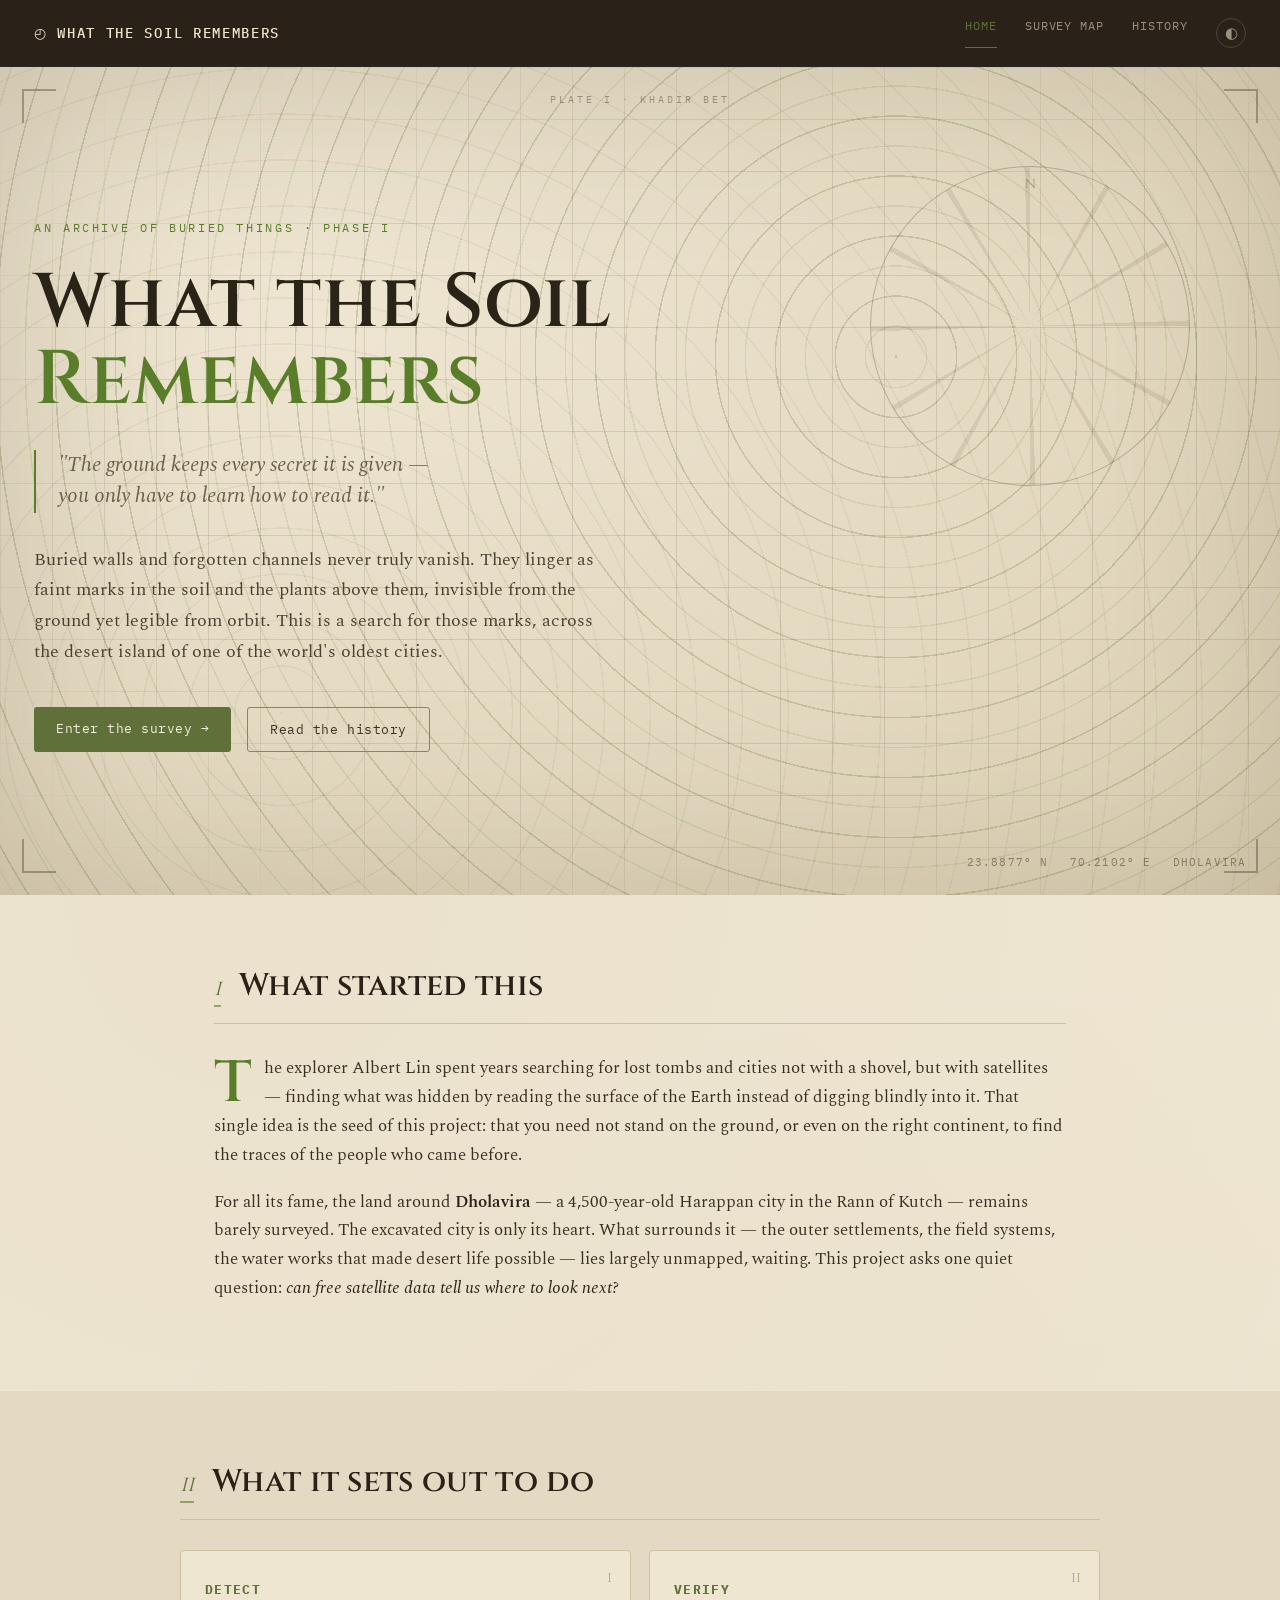
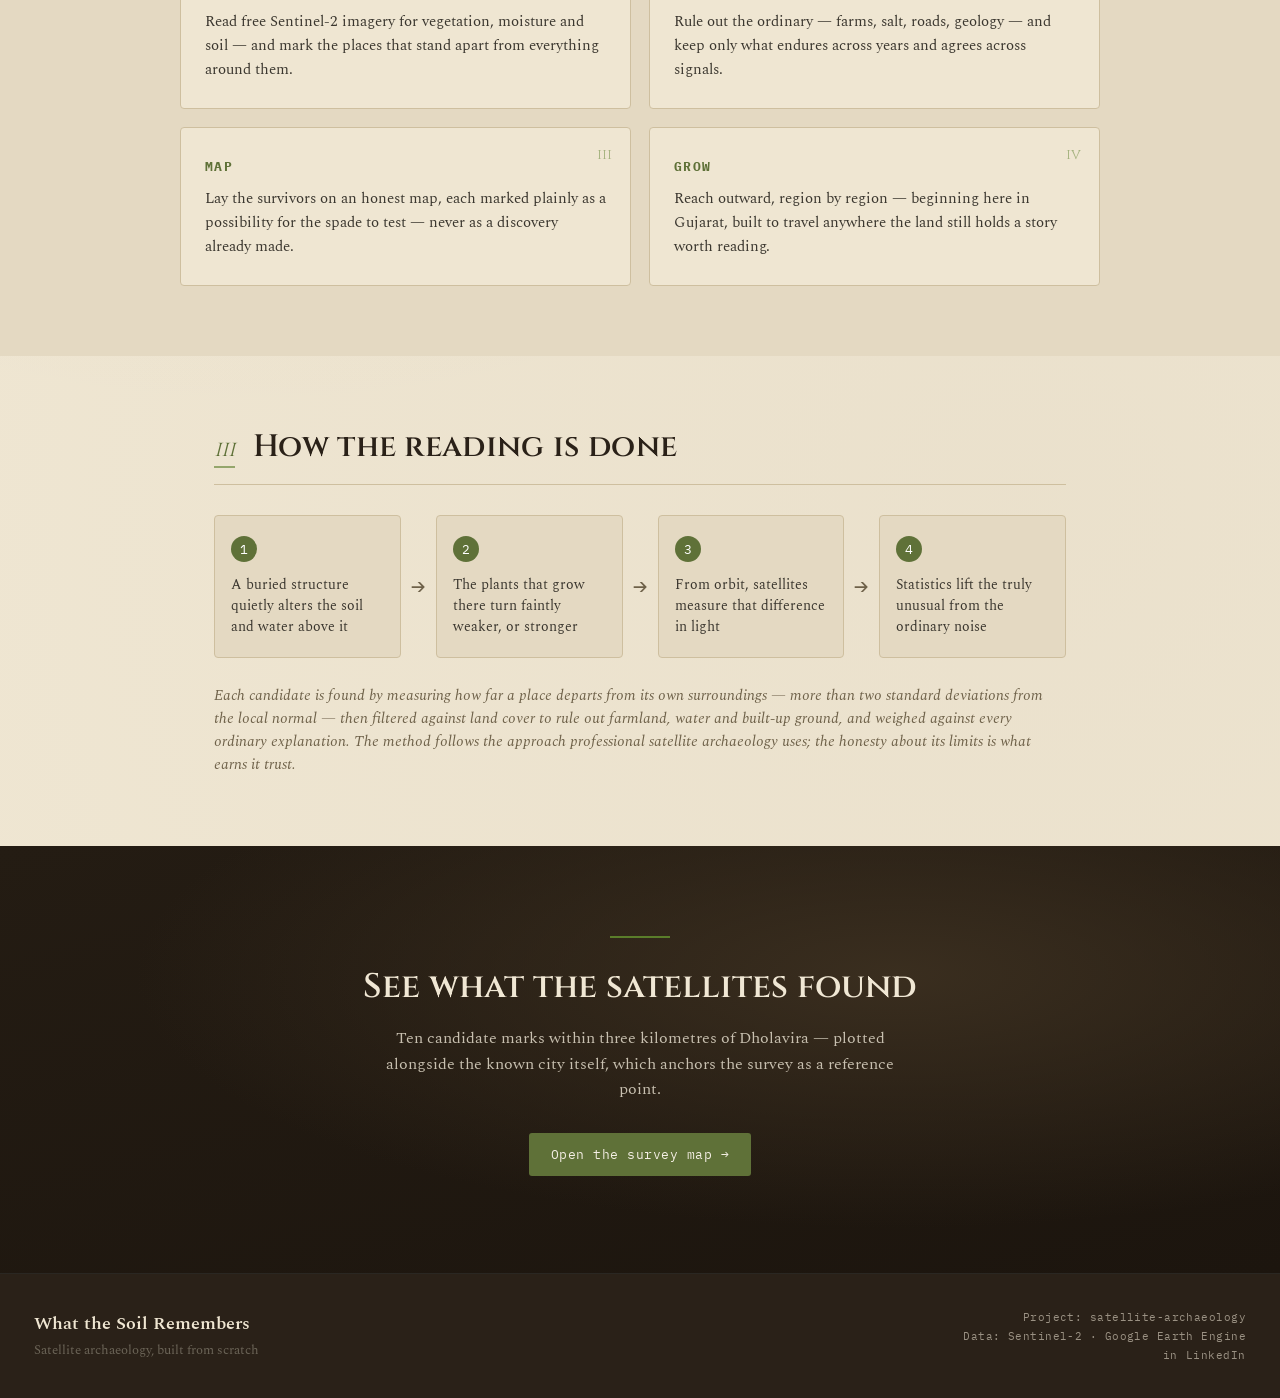
<file: index.html>
<!DOCTYPE html>
<html lang="en">
<head>
  <meta charset="UTF-8">
  <meta name="viewport" content="width=device-width, initial-scale=1.0">
  <title>What the Soil Remembers — Reading the Earth From Space</title>
  <link rel="preconnect" href="https://fonts.googleapis.com">
  <link rel="preconnect" href="https://fonts.gstatic.com" crossorigin>
  <link href="https://fonts.googleapis.com/css2?family=Cinzel:wght@400;500;600&family=Spectral:ital,wght@0,400;0,500;0,600;1,400;1,500&family=IBM+Plex+Mono:wght@400;500&display=swap" rel="stylesheet">
  <link rel="stylesheet" href="style.css" />
</head>
<body class="page-home">

  <nav class="topnav">
    <a class="brand" href="index.html">◴ WHAT THE SOIL&nbsp;REMEMBERS</a>
    <div class="navlinks">
      <a href="index.html" class="active">Home</a>
      <a href="map.html">Survey Map</a>
      <a href="history.html">History</a>
      <button class="theme-toggle" id="themeToggle" aria-label="Toggle dark mode" title="Toggle theme">◐</button>
    </div>
  </nav>

  <header class="hero">
    <div class="hero-bg"></div>
    <div class="hero-grid"></div>
    <div class="hero-contours"></div>
    <div class="hero-compass"></div>
    <div class="hero-scan"></div>
    <div class="hero-grain"></div>
    <div class="hero-vignette"></div>
    <span class="corner corner-tl"></span>
    <span class="corner corner-tr"></span>
    <span class="corner corner-bl"></span>
    <span class="corner corner-br"></span>
    <div class="hero-plate">PLATE I · KHADIR BET</div>
    <div class="hero-inner">
      <p class="hero-eyebrow">An Archive of Buried Things · Phase I</p>
      <h1 class="hero-title">What the Soil<br><em>Remembers</em></h1>
      <p class="hero-epigraph">
        "The ground keeps every secret it is given —<br>
        you only have to learn how to read it."
      </p>
      <p class="hero-lead">
        Buried walls and forgotten channels never truly vanish. They linger as faint
        marks in the soil and the plants above them, invisible from the ground yet
        legible from orbit. This is a search for those marks, across the desert island
        of one of the world's oldest cities.
      </p>
      <div class="hero-actions">
        <a class="btn btn-primary" href="map.html">Enter the survey →</a>
        <a class="btn btn-ghost" href="history.html">Read the history</a>
      </div>
    </div>
    <div class="hero-coords">
      <span>23.8877° N</span><span>70.2102° E</span><span>DHOLAVIRA</span>
    </div>
  </header>

  <section class="section reveal">
    <div class="section-head">
      <span class="section-num">I</span>
      <h2>What started this</h2>
    </div>
    <div class="prose">
      <p class="drop">
        The explorer Albert Lin spent years searching for lost tombs and cities not with
        a shovel, but with satellites — finding what was hidden by reading the surface of
        the Earth instead of digging blindly into it. That single idea is the seed of this
        project: that you need not stand on the ground, or even on the right continent, to
        find the traces of the people who came before.
      </p>
      <p>
        For all its fame, the land around <strong>Dholavira</strong> — a 4,500-year-old
        Harappan city in the Rann of Kutch — remains barely surveyed. The excavated city is
        only its heart. What surrounds it — the outer settlements, the field systems, the
        water works that made desert life possible — lies largely unmapped, waiting. This
        project asks one quiet question: <em>can free satellite data tell us where to look
        next?</em>
      </p>
    </div>
  </section>

  <section class="section section-alt reveal">
    <div class="section-head">
      <span class="section-num">II</span>
      <h2>What it sets out to do</h2>
    </div>
    <div class="aim-grid">
      <div class="aim-card">
        <span class="aim-roman">i</span>
        <h3>Detect</h3>
        <p>Read free Sentinel-2 imagery for vegetation, moisture and soil — and mark the
        places that stand apart from everything around them.</p>
      </div>
      <div class="aim-card">
        <span class="aim-roman">ii</span>
        <h3>Verify</h3>
        <p>Rule out the ordinary — farms, salt, roads, geology — and keep only what
        endures across years and agrees across signals.</p>
      </div>
      <div class="aim-card">
        <span class="aim-roman">iii</span>
        <h3>Map</h3>
        <p>Lay the survivors on an honest map, each marked plainly as a possibility for
        the spade to test — never as a discovery already made.</p>
      </div>
      <div class="aim-card">
        <span class="aim-roman">iv</span>
        <h3>Grow</h3>
        <p>Reach outward, region by region — beginning here in Gujarat, built to travel
        anywhere the land still holds a story worth reading.</p>
      </div>
    </div>
  </section>

  <section class="section reveal">
    <div class="section-head">
      <span class="section-num">III</span>
      <h2>How the reading is done</h2>
    </div>
    <div class="flow">
      <div class="flow-step"><span class="flow-n">1</span><p>A buried structure quietly alters the soil and water above it</p></div>
      <div class="flow-arrow">→</div>
      <div class="flow-step"><span class="flow-n">2</span><p>The plants that grow there turn faintly weaker, or stronger</p></div>
      <div class="flow-arrow">→</div>
      <div class="flow-step"><span class="flow-n">3</span><p>From orbit, satellites measure that difference in light</p></div>
      <div class="flow-arrow">→</div>
      <div class="flow-step"><span class="flow-n">4</span><p>Statistics lift the truly unusual from the ordinary noise</p></div>
    </div>
    <p class="prose method-note">
      Each candidate is found by measuring how far a place departs from its own
      surroundings — more than two standard deviations from the local normal — then
      filtered against land cover to rule out farmland, water and built-up ground, and
      weighed against every ordinary explanation. The method follows the approach
      professional satellite archaeology uses; the honesty about its limits is what
      earns it trust.
    </p>
  </section>

  <section class="cta reveal">
    <div class="cta-rule"></div>
    <h2>See what the satellites found</h2>
    <p>Ten candidate marks within three kilometres of Dholavira — plotted alongside the
       known city itself, which anchors the survey as a reference point.</p>
    <a class="btn btn-primary" href="map.html">Open the survey map →</a>
  </section>

  <footer class="site-footer">
    <div class="foot-col">
      <span class="foot-brand">What the Soil Remembers</span>
      <span class="foot-sub">Satellite archaeology, built from scratch</span>
    </div>
    <div class="foot-col foot-meta">
      <span>Project: satellite-archaeology</span>
      <span>Data: Sentinel-2 · Google Earth Engine</span>
      <span class="foot-links">
        <a href="https://www.linkedin.com/in/manuni-b-877329381" target="_blank" rel="noopener">in&nbsp;LinkedIn</a>
      </span>
    </div>
  </footer>

  <script>
    (function () {
      const KEY = 'wtsr-theme';
      const root = document.documentElement;
      function apply(mode) {
        if (mode === 'dark') root.setAttribute('data-theme', 'dark');
        else if (mode === 'light') root.setAttribute('data-theme', 'light');
        else root.removeAttribute('data-theme');
      }
      const saved = localStorage.getItem(KEY);
      apply(saved || 'auto');
      window.addEventListener('DOMContentLoaded', function () {
        const btn = document.getElementById('themeToggle');
        if (btn) btn.addEventListener('click', function () {
          const isDark = root.getAttribute('data-theme') === 'dark'
            || (!root.hasAttribute('data-theme') && window.matchMedia('(prefers-color-scheme: dark)').matches);
          const next = isDark ? 'light' : 'dark';
          localStorage.setItem(KEY, next);
          apply(next);
        });
        const obs = new IntersectionObserver(function (entries) {
          entries.forEach(function (e) { if (e.isIntersecting) e.target.classList.add('visible'); });
        }, { threshold: 0.12 });
        document.querySelectorAll('.reveal').forEach(function (el) { obs.observe(el); });
      });
    })();
  </script>

</body>
</html>
</file>
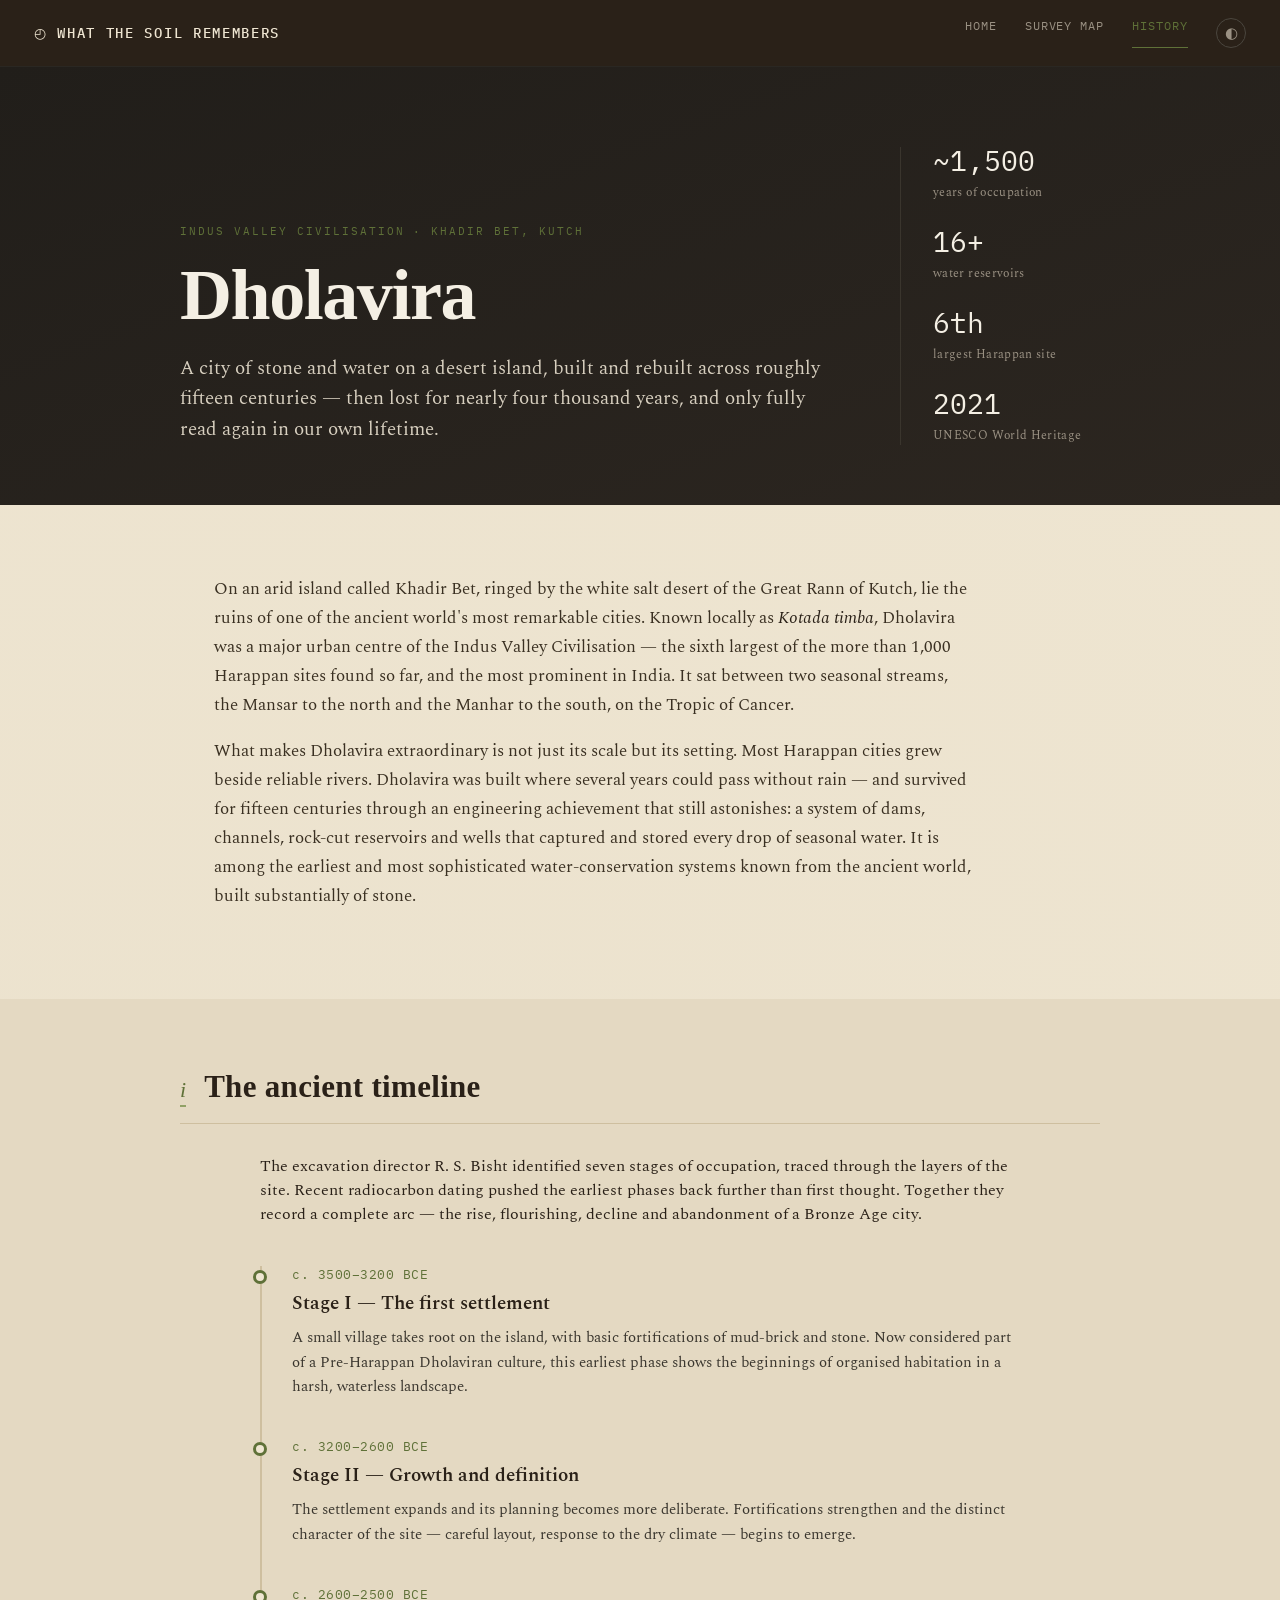
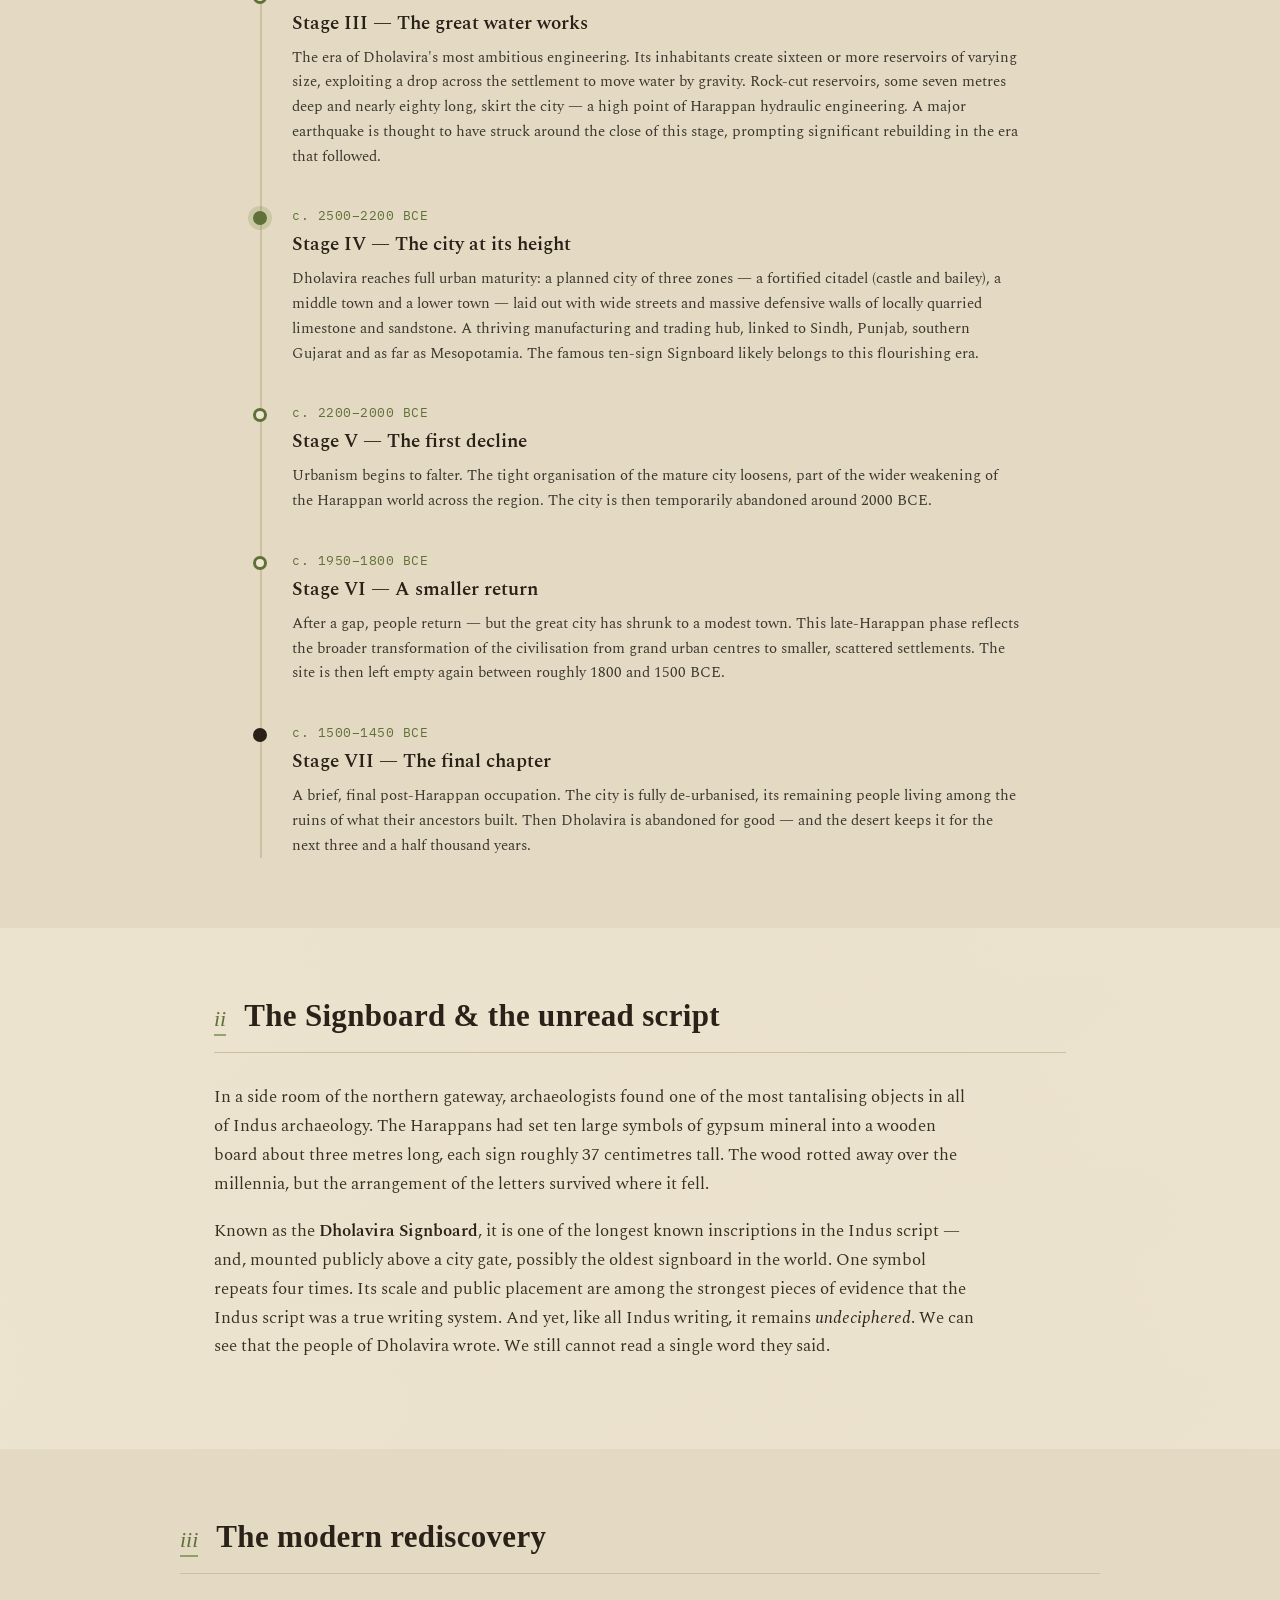
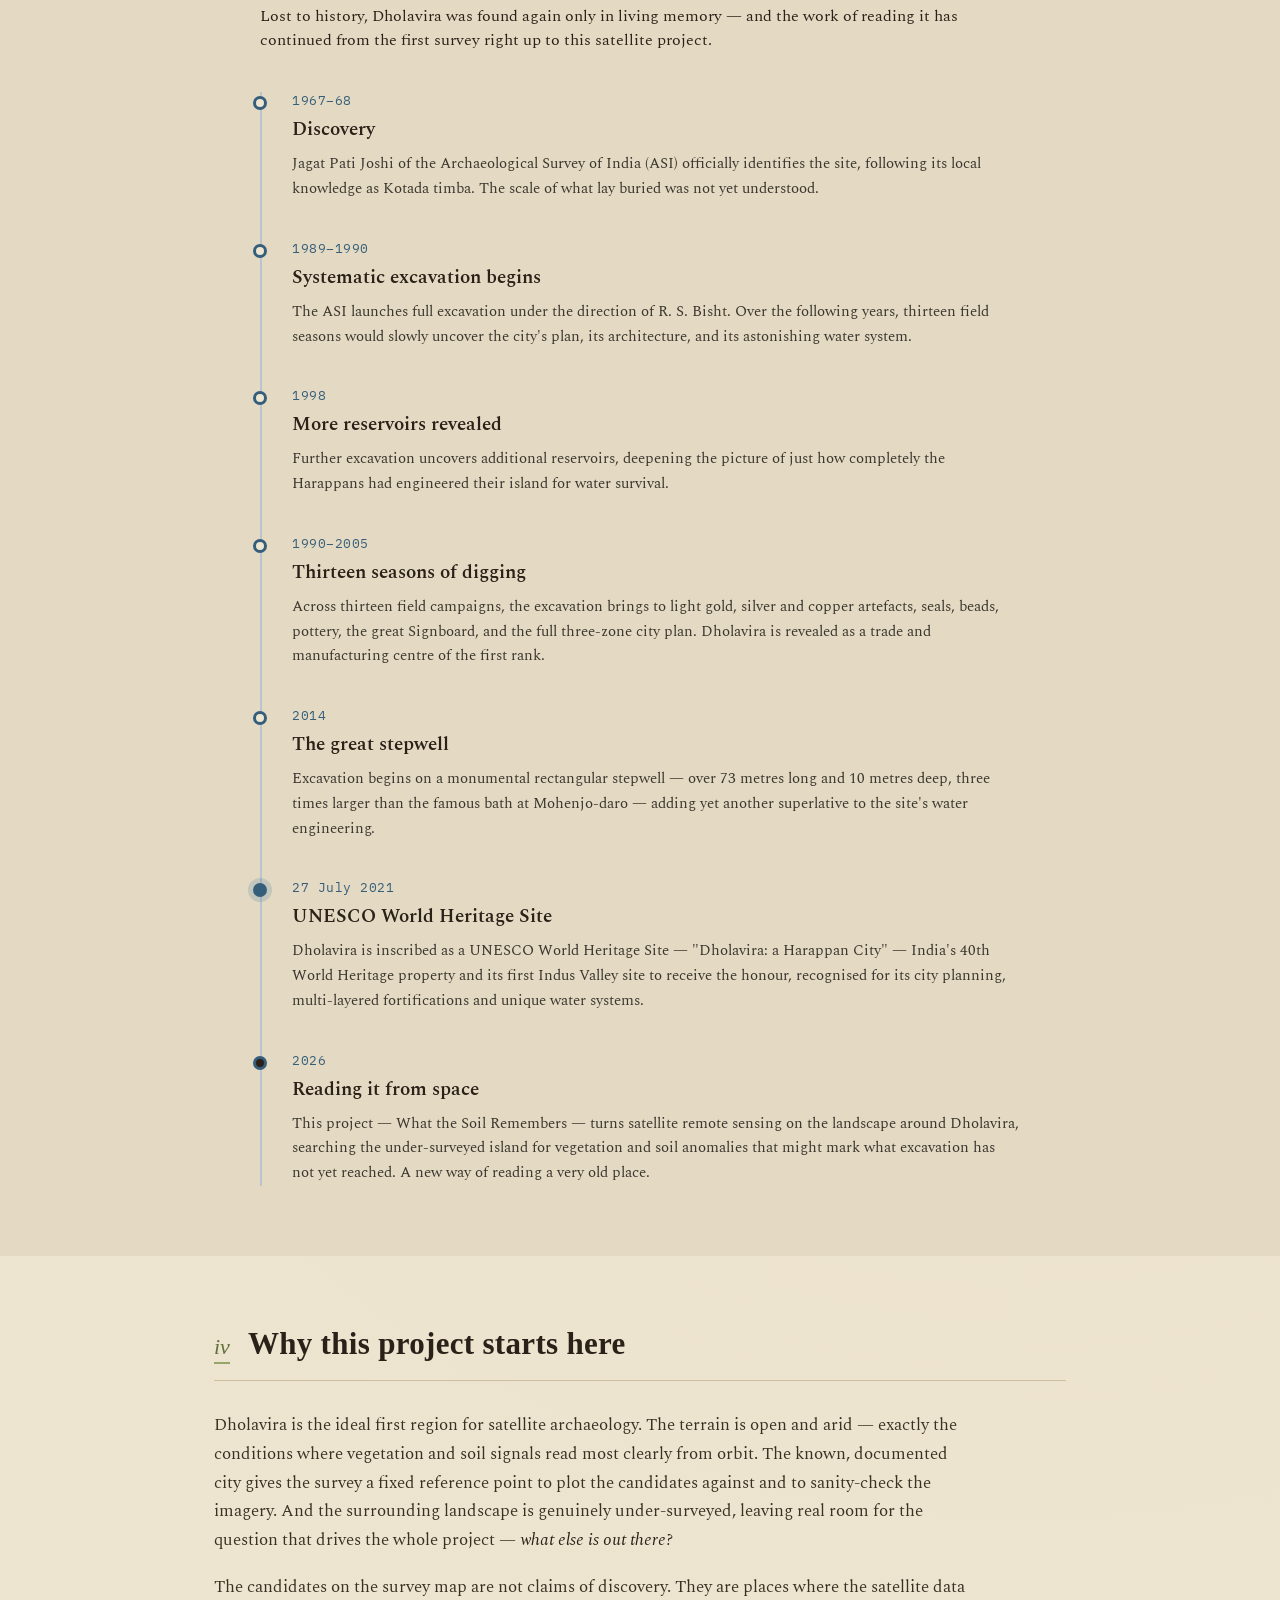
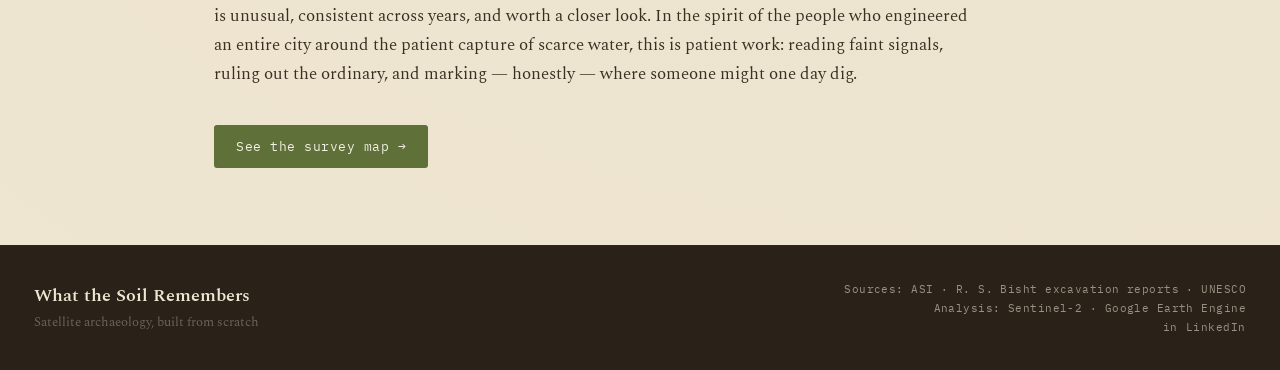
<file: history.html>
<!DOCTYPE html>
<html lang="en">
<head>
  <meta charset="UTF-8">
  <meta name="viewport" content="width=device-width, initial-scale=1.0">
  <title>The History of Dholavira — What the Soil Remembers</title>
  <link rel="preconnect" href="https://fonts.googleapis.com">
  <link rel="preconnect" href="https://fonts.gstatic.com" crossorigin>
  <link href="https://fonts.googleapis.com/css2?family=Spectral:wght@400;500;600;700&family=IBM+Plex+Mono:wght@400;500&display=swap" rel="stylesheet">
  <link rel="stylesheet" href="style.css" />
</head>
<body class="page-history">

  <nav class="topnav">
    <a class="brand" href="index.html">◴ WHAT THE SOIL&nbsp;REMEMBERS</a>
    <div class="navlinks">
      <a href="index.html">Home</a>
      <a href="map.html">Survey Map</a>
      <a href="history.html" class="active">History</a>
      <button class="theme-toggle" id="themeToggle" aria-label="Toggle dark mode" title="Toggle theme">◐</button>
    </div>
  </nav>

  <!-- HERO -->
  <header class="hist-hero">
    <div class="hist-hero-inner hist-hero-split">
      <div class="hist-hero-text">
        <p class="eyebrow">Indus Valley Civilisation · Khadir Bet, Kutch</p>
        <h1>Dholavira</h1>
        <p class="hist-lead">
          A city of stone and water on a desert island, built and rebuilt across roughly
          fifteen centuries — then lost for nearly four thousand years, and only fully
          read again in our own lifetime.
        </p>
      </div>
      <div class="hist-facts">
        <div class="hist-fact"><span class="hf-num">~1,500</span><span class="hf-lbl">years of occupation</span></div>
        <div class="hist-fact"><span class="hf-num">16+</span><span class="hf-lbl">water reservoirs</span></div>
        <div class="hist-fact"><span class="hf-num">6th</span><span class="hf-lbl">largest Harappan site</span></div>
        <div class="hist-fact"><span class="hf-num">2021</span><span class="hf-lbl">UNESCO World Heritage</span></div>
      </div>
    </div>
  </header>

  <!-- INTRO NARRATIVE -->
  <section class="section">
    <div class="prose prose-wide">
      <p>
        On an arid island called Khadir Bet, ringed by the white salt desert of the
        Great Rann of Kutch, lie the ruins of one of the ancient world's most
        remarkable cities. Known locally as <em>Kotada timba</em>, Dholavira was a major
        urban centre of the Indus Valley Civilisation — the sixth largest of the more than
        1,000 Harappan sites found so far, and the most prominent in India. It sat between
        two seasonal streams, the Mansar to the north and the Manhar to the south, on the
        Tropic of Cancer.
      </p>
      <p>
        What makes Dholavira extraordinary is not just its scale but its setting. Most
        Harappan cities grew beside reliable rivers. Dholavira was built where several
        years could pass without rain — and survived for fifteen centuries through an
        engineering achievement that still astonishes: a system of dams, channels,
        rock-cut reservoirs and wells that captured and stored every drop of seasonal
        water. It is among the earliest and most sophisticated water-conservation systems
        known from the ancient world, built substantially of stone.
      </p>
    </div>
  </section>

  <!-- ANCIENT TIMELINE -->
  <section class="section section-alt">
    <div class="section-head">
      <span class="section-num">I</span>
      <h2>The ancient timeline</h2>
    </div>
    <p class="prose timeline-intro">
      The excavation director R. S. Bisht identified seven stages of occupation, traced
      through the layers of the site. Recent radiocarbon dating pushed the earliest
      phases back further than first thought. Together they record a complete arc — the
      rise, flourishing, decline and abandonment of a Bronze Age city.
    </p>

    <div class="timeline">
      <div class="tl-item">
        <div class="tl-marker"></div>
        <div class="tl-date">c. 3500–3200 BCE</div>
        <div class="tl-body">
          <h3>Stage I — The first settlement</h3>
          <p>A small village takes root on the island, with basic fortifications of
          mud-brick and stone. Now considered part of a Pre-Harappan Dholaviran culture,
          this earliest phase shows the beginnings of organised habitation in a harsh,
          waterless landscape.</p>
        </div>
      </div>
      <div class="tl-item">
        <div class="tl-marker"></div>
        <div class="tl-date">c. 3200–2600 BCE</div>
        <div class="tl-body">
          <h3>Stage II — Growth and definition</h3>
          <p>The settlement expands and its planning becomes more deliberate.
          Fortifications strengthen and the distinct character of the site — careful
          layout, response to the dry climate — begins to emerge.</p>
        </div>
      </div>
      <div class="tl-item">
        <div class="tl-marker"></div>
        <div class="tl-date">c. 2600–2500 BCE</div>
        <div class="tl-body">
          <h3>Stage III — The great water works</h3>
          <p>The era of Dholavira's most ambitious engineering. Its inhabitants create
          sixteen or more reservoirs of varying size, exploiting a drop across the
          settlement to move water by gravity. Rock-cut reservoirs, some seven metres deep
          and nearly eighty long, skirt the city — a high point of Harappan hydraulic
          engineering. A major earthquake is thought to have struck around the close of
          this stage, prompting significant rebuilding in the era that followed.</p>
        </div>
      </div>
      <div class="tl-item">
        <div class="tl-marker tl-peak"></div>
        <div class="tl-date">c. 2500–2200 BCE</div>
        <div class="tl-body">
          <h3>Stage IV — The city at its height</h3>
          <p>Dholavira reaches full urban maturity: a planned city of three zones — a
          fortified citadel (castle and bailey), a middle town and a lower town — laid
          out with wide streets and massive defensive walls of locally quarried limestone
          and sandstone. A thriving manufacturing and trading hub, linked to Sindh,
          Punjab, southern Gujarat and as far as Mesopotamia. The famous ten-sign
          Signboard likely belongs to this flourishing era.</p>
        </div>
      </div>
      <div class="tl-item">
        <div class="tl-marker"></div>
        <div class="tl-date">c. 2200–2000 BCE</div>
        <div class="tl-body">
          <h3>Stage V — The first decline</h3>
          <p>Urbanism begins to falter. The tight organisation of the mature city loosens,
          part of the wider weakening of the Harappan world across the region. The city
          is then temporarily abandoned around 2000 BCE.</p>
        </div>
      </div>
      <div class="tl-item">
        <div class="tl-marker"></div>
        <div class="tl-date">c. 1950–1800 BCE</div>
        <div class="tl-body">
          <h3>Stage VI — A smaller return</h3>
          <p>After a gap, people return — but the great city has shrunk to a modest town.
          This late-Harappan phase reflects the broader transformation of the civilisation
          from grand urban centres to smaller, scattered settlements. The site is then
          left empty again between roughly 1800 and 1500 BCE.</p>
        </div>
      </div>
      <div class="tl-item">
        <div class="tl-marker tl-end"></div>
        <div class="tl-date">c. 1500–1450 BCE</div>
        <div class="tl-body">
          <h3>Stage VII — The final chapter</h3>
          <p>A brief, final post-Harappan occupation. The city is fully de-urbanised, its
          remaining people living among the ruins of what their ancestors built. Then
          Dholavira is abandoned for good — and the desert keeps it for the next three and
          a half thousand years.</p>
        </div>
      </div>
    </div>
  </section>

  <!-- THE SIGNBOARD -->
  <section class="section">
    <div class="section-head">
      <span class="section-num">II</span>
      <h2>The Signboard &amp; the unread script</h2>
    </div>
    <div class="prose prose-wide">
      <p>
        In a side room of the northern gateway, archaeologists found one of the most
        tantalising objects in all of Indus archaeology. The Harappans had set ten large
        symbols of gypsum mineral into a wooden board about three metres long, each sign
        roughly 37 centimetres tall. The wood rotted away over the millennia, but the
        arrangement of the letters survived where it fell.
      </p>
      <p>
        Known as the <strong>Dholavira Signboard</strong>, it is one of the longest known
        inscriptions in the Indus script — and, mounted publicly above a city gate,
        possibly the oldest signboard in the world. One symbol repeats four times. Its
        scale and public placement are among the strongest pieces of evidence that the
        Indus script was a true writing system. And yet, like all Indus writing, it
        remains <em>undeciphered</em>. We can see that the people of Dholavira wrote. We
        still cannot read a single word they said.
      </p>
    </div>
  </section>

  <!-- MODERN TIMELINE -->
  <section class="section section-alt">
    <div class="section-head">
      <span class="section-num">III</span>
      <h2>The modern rediscovery</h2>
    </div>
    <p class="prose timeline-intro">
      Lost to history, Dholavira was found again only in living memory — and the work of
      reading it has continued from the first survey right up to this satellite project.
    </p>

    <div class="timeline timeline-modern">
      <div class="tl-item">
        <div class="tl-marker"></div>
        <div class="tl-date">1967–68</div>
        <div class="tl-body">
          <h3>Discovery</h3>
          <p>Jagat Pati Joshi of the Archaeological Survey of India (ASI) officially
          identifies the site, following its local knowledge as Kotada timba. The scale of
          what lay buried was not yet understood.</p>
        </div>
      </div>
      <div class="tl-item">
        <div class="tl-marker"></div>
        <div class="tl-date">1989–1990</div>
        <div class="tl-body">
          <h3>Systematic excavation begins</h3>
          <p>The ASI launches full excavation under the direction of R. S. Bisht. Over the
          following years, thirteen field seasons would slowly uncover the city's plan,
          its architecture, and its astonishing water system.</p>
        </div>
      </div>
      <div class="tl-item">
        <div class="tl-marker"></div>
        <div class="tl-date">1998</div>
        <div class="tl-body">
          <h3>More reservoirs revealed</h3>
          <p>Further excavation uncovers additional reservoirs, deepening the picture of
          just how completely the Harappans had engineered their island for water
          survival.</p>
        </div>
      </div>
      <div class="tl-item">
        <div class="tl-marker"></div>
        <div class="tl-date">1990–2005</div>
        <div class="tl-body">
          <h3>Thirteen seasons of digging</h3>
          <p>Across thirteen field campaigns, the excavation brings to light gold, silver
          and copper artefacts, seals, beads, pottery, the great Signboard, and the full
          three-zone city plan. Dholavira is revealed as a trade and manufacturing centre
          of the first rank.</p>
        </div>
      </div>
      <div class="tl-item">
        <div class="tl-marker"></div>
        <div class="tl-date">2014</div>
        <div class="tl-body">
          <h3>The great stepwell</h3>
          <p>Excavation begins on a monumental rectangular stepwell — over 73 metres long
          and 10 metres deep, three times larger than the famous bath at Mohenjo-daro —
          adding yet another superlative to the site's water engineering.</p>
        </div>
      </div>
      <div class="tl-item">
        <div class="tl-marker tl-peak"></div>
        <div class="tl-date">27 July 2021</div>
        <div class="tl-body">
          <h3>UNESCO World Heritage Site</h3>
          <p>Dholavira is inscribed as a UNESCO World Heritage Site — "Dholavira: a
          Harappan City" — India's 40th World Heritage property and its first Indus Valley
          site to receive the honour, recognised for its city planning, multi-layered
          fortifications and unique water systems.</p>
        </div>
      </div>
      <div class="tl-item">
        <div class="tl-marker tl-end"></div>
        <div class="tl-date">2026</div>
        <div class="tl-body">
          <h3>Reading it from space</h3>
          <p>This project — What the Soil Remembers — turns satellite remote sensing on the
          landscape around Dholavira, searching the under-surveyed island for vegetation
          and soil anomalies that might mark what excavation has not yet reached. A new
          way of reading a very old place.</p>
        </div>
      </div>
    </div>
  </section>

  <!-- WHY IT MATTERS HERE -->
  <section class="section">
    <div class="section-head">
      <span class="section-num">IV</span>
      <h2>Why this project starts here</h2>
    </div>
    <div class="prose prose-wide">
      <p>
        Dholavira is the ideal first region for satellite archaeology. The terrain is open
        and arid — exactly the conditions where vegetation and soil signals read most
        clearly from orbit. The known, documented city gives the survey a fixed reference
        point to plot the candidates against and to sanity-check the imagery. And the
        surrounding landscape is genuinely under-surveyed, leaving real room for the
        question that drives the whole project — <em>what else is out there?</em>
      </p>
      <p>
        The candidates on the survey map are not claims of discovery. They are places
        where the satellite data is unusual, consistent across years, and worth a closer
        look. In the spirit of the people who engineered an entire city around the
        patient capture of scarce water, this is patient work: reading faint signals,
        ruling out the ordinary, and marking — honestly — where someone might one day dig.
      </p>
    </div>
    <div class="hist-cta">
      <a class="btn btn-primary" href="map.html">See the survey map →</a>
    </div>
  </section>

  <footer class="site-footer">
    <div class="foot-col">
      <span class="foot-brand">What the Soil Remembers</span>
      <span class="foot-sub">Satellite archaeology, built from scratch</span>
    </div>
    <div class="foot-col foot-meta">
      <span>Sources: ASI · R. S. Bisht excavation reports · UNESCO</span>
      <span>Analysis: Sentinel-2 · Google Earth Engine</span>
      <span class="foot-links">
        <a href="https://www.linkedin.com/in/manuni-b-877329381" target="_blank" rel="noopener">in&nbsp;LinkedIn</a>
      </span>
    </div>
  </footer>

  <script>
    (function () {
      const KEY = 'wtsr-theme';
      const root = document.documentElement;
      function apply(mode) {
        if (mode === 'dark') root.setAttribute('data-theme', 'dark');
        else if (mode === 'light') root.setAttribute('data-theme', 'light');
        else root.removeAttribute('data-theme');
      }
      // initial: saved choice, else follow system
      const saved = localStorage.getItem(KEY);
      apply(saved || 'auto');
      window.addEventListener('DOMContentLoaded', function () {
        const btn = document.getElementById('themeToggle');
        if (!btn) return;
        btn.addEventListener('click', function () {
          const isDark = root.getAttribute('data-theme') === 'dark'
            || (!root.hasAttribute('data-theme') && window.matchMedia('(prefers-color-scheme: dark)').matches);
          const next = isDark ? 'light' : 'dark';
          localStorage.setItem(KEY, next);
          apply(next);
        });
      });
    })();
  </script>
</body>
</html>
</file>
<file: style.css>
/* ============================================
   Dholavira Anomaly Survey — styles
   Palette: deep field-survey tones
   ============================================ */

:root {
  --ink:        #2a2118;   /* warm sepia-ink */
  --parchment:  #efe6d2;   /* aged paper */
  --rann:       #e4d9c2;   /* deeper aged paper */
  --site:       #355e7a;   /* muted survey blue — known sites */
  --candidate:  #5f7138;   /* moss green — candidates */
  --candidate-glow: rgba(95, 113, 56, 0.35);
  --line:       #cebf9f;   /* warm hairline */
  --muted:      #6e6149;
}

* { margin: 0; padding: 0; box-sizing: border-box; }

html, body {
  height: 100%;
  font-family: 'Spectral', Georgia, serif;
  color: var(--ink);
  background: var(--parchment);
}

/* map page lays out as flex; home/history scroll as block */
.page-map {
  overflow: hidden;
}

/* ---------- Side panel ---------- */
.panel {
  width: 380px;
  min-width: 380px;
  height: 100%;
  background: var(--parchment);
  border-right: 1px solid var(--line);
  display: flex;
  flex-direction: column;
  justify-content: space-between;
  position: relative;
  z-index: 1000;
}

.panel-inner {
  padding: 38px 34px 0 34px;
  overflow-y: auto;
}

.eyebrow {
  font-family: 'IBM Plex Mono', monospace;
  font-size: 11px;
  letter-spacing: 0.18em;
  text-transform: uppercase;
  color: var(--candidate);
  margin-bottom: 18px;
}

h1 {
  font-size: 34px;
  font-weight: 600;
  line-height: 1.05;
  letter-spacing: -0.01em;
  margin-bottom: 16px;
}

.sub {
  font-size: 15px;
  line-height: 1.55;
  color: var(--muted);
  margin-bottom: 30px;
}

/* ---------- Stats ---------- */
.stats {
  display: flex;
  gap: 26px;
  padding: 22px 0;
  border-top: 1px solid var(--line);
  border-bottom: 1px solid var(--line);
  margin-bottom: 26px;
}

.stat { display: flex; flex-direction: column; }

.stat-num {
  font-family: 'IBM Plex Mono', monospace;
  font-size: 26px;
  font-weight: 500;
  color: var(--ink);
  line-height: 1;
}

.stat-label {
  font-size: 11px;
  letter-spacing: 0.04em;
  color: var(--muted);
  margin-top: 7px;
  text-transform: uppercase;
}

/* ---------- Legend ---------- */
.legend { margin-bottom: 26px; }

.legend-row {
  display: flex;
  align-items: center;
  font-size: 14px;
  color: var(--ink);
  margin-bottom: 11px;
}

.dot {
  width: 13px;
  height: 13px;
  border-radius: 50%;
  margin-right: 12px;
  flex-shrink: 0;
}

.dot-site {
  background: var(--site);
  box-shadow: 0 0 0 4px rgba(46, 110, 158, 0.18);
}

.dot-cand {
  background: #c0392b;
  box-shadow: 0 0 0 4px rgba(192, 57, 43, 0.30);
}

/* ---------- Method note ---------- */
.method {
  font-size: 12.5px;
  line-height: 1.6;
  color: var(--muted);
  font-style: italic;
  padding-bottom: 30px;
}

/* ---------- Footer ---------- */
.panel-footer {
  display: flex;
  justify-content: space-between;
  padding: 16px 34px;
  border-top: 1px solid var(--line);
  font-family: 'IBM Plex Mono', monospace;
  font-size: 11px;
  letter-spacing: 0.05em;
  color: var(--muted);
  background: var(--rann);
}

/* ---------- Map ---------- */
#map {
  flex: 1;
  height: 100%;
  background: var(--rann);
}

/* ---------- Leaflet popup restyle ---------- */
.leaflet-popup-content-wrapper {
  border-radius: 4px;
  box-shadow: 0 6px 24px rgba(28, 26, 23, 0.22);
  border: 1px solid var(--line);
}

.leaflet-popup-content {
  margin: 16px 18px;
  font-family: 'Spectral', serif;
}

.popup-title {
  font-size: 16px;
  font-weight: 600;
  color: var(--ink);
  margin-bottom: 4px;
}

.popup-tag {
  display: inline-block;
  font-family: 'IBM Plex Mono', monospace;
  font-size: 10px;
  letter-spacing: 0.08em;
  text-transform: uppercase;
  padding: 3px 8px;
  border-radius: 3px;
  margin-bottom: 10px;
}

.popup-tag.site { background: rgba(46,110,158,0.14); color: var(--site); }
.popup-tag.candidate { background: rgba(192,57,43,0.14); color: #c0392b; }

.popup-row {
  display: flex;
  justify-content: space-between;
  font-size: 13px;
  padding: 4px 0;
  border-top: 1px solid var(--line);
  color: var(--muted);
}

.popup-row span:last-child {
  font-family: 'IBM Plex Mono', monospace;
  color: var(--ink);
}

.popup-note {
  font-size: 11.5px;
  font-style: italic;
  color: var(--muted);
  margin-top: 10px;
  line-height: 1.5;
}

/* ---------- Responsive ---------- */
@media (max-width: 768px) {
  body { flex-direction: column; }
  .panel {
    width: 100%;
    min-width: 0;
    height: auto;
    max-height: 46%;
    border-right: none;
    border-bottom: 1px solid var(--line);
  }
  .panel-inner { padding: 24px 22px 0 22px; }
  h1 { font-size: 27px; }
  .stats { gap: 18px; }
}

/* ============================================
   MULTI-PAGE ADDITIONS — nav, home, history
   ============================================ */

/* ---------- Top navigation ---------- */
.topnav {
  display: flex;
  align-items: center;
  justify-content: space-between;
  padding: 18px 34px;
  background: var(--ink);
  border-bottom: 1px solid #2a2722;
}

.topnav .brand {
  font-family: 'IBM Plex Mono', monospace;
  font-size: 14px;
  letter-spacing: 0.12em;
  color: var(--parchment);
  text-decoration: none;
  font-weight: 500;
}

.topnav .navlinks { display: flex; gap: 28px; }

.topnav .navlinks a {
  font-family: 'IBM Plex Mono', monospace;
  font-size: 12px;
  letter-spacing: 0.08em;
  text-transform: uppercase;
  color: #9a9183;
  text-decoration: none;
  padding-bottom: 3px;
  border-bottom: 1px solid transparent;
  transition: color 0.18s, border-color 0.18s;
}
.topnav .navlinks a:hover { color: var(--parchment); }
.topnav .navlinks a.active {
  color: var(--candidate);
  border-bottom-color: var(--candidate);
}

/* Overlay nav for the map page (sits above the map) */
.topnav-overlay {
  position: fixed;
  top: 0; left: 0; right: 0;
  z-index: 1500;
}
.page-map { display: flex; height: 100vh; padding-top: 61px; box-sizing: border-box; }
.page-map .panel { height: 100%; }
.page-map #map { height: 100%; }

/* ---------- HOME: hero ---------- */
.page-home { display: block; height: auto; overflow-y: auto; }
.page-history { display: block; height: auto; overflow-y: auto; }

.hero {
  position: relative;
  background: var(--ink);
  color: var(--parchment);
  padding: 90px 34px 70px;
  overflow: hidden;
}
.hero-grid {
  position: absolute; inset: 0;
  background-image:
    linear-gradient(rgba(90,125,42,0.07) 1px, transparent 1px),
    linear-gradient(90deg, rgba(90,125,42,0.07) 1px, transparent 1px);
  background-size: 44px 44px;
  mask-image: radial-gradient(ellipse at 70% 40%, black, transparent 75%);
}
.hero-inner { position: relative; max-width: 760px; }
.hero .eyebrow { color: var(--candidate); margin-bottom: 26px; }
.hero-title {
  font-size: 68px;
  font-weight: 700;
  line-height: 0.98;
  letter-spacing: -0.02em;
  margin-bottom: 26px;
}
.hero-lead {
  font-size: 19px;
  line-height: 1.6;
  color: #d8d0c0;
  max-width: 600px;
  margin-bottom: 36px;
}
.hero-actions { display: flex; gap: 16px; flex-wrap: wrap; }
.hero-coords {
  position: absolute;
  bottom: 24px; right: 34px;
  display: flex; gap: 22px;
  font-family: 'IBM Plex Mono', monospace;
  font-size: 11px;
  letter-spacing: 0.1em;
  color: #6b6457;
}

/* ---------- Buttons ---------- */
.btn {
  display: inline-block;
  font-family: 'IBM Plex Mono', monospace;
  font-size: 13px;
  letter-spacing: 0.04em;
  padding: 13px 22px;
  text-decoration: none;
  border-radius: 3px;
  transition: transform 0.15s, background 0.18s, color 0.18s;
}
.btn:hover { transform: translateY(-2px); }
.btn-primary { background: var(--candidate); color: #fff; }
.btn-primary:hover { background: #4a691f; }
.btn-ghost { border: 1px solid #8a8270; color: #3a3225; }
.btn-ghost:hover { border-color: var(--candidate); color: var(--candidate); }

/* ---------- Sections ---------- */
.section { max-width: 920px; margin: 0 auto; padding: 70px 34px; }
.section-alt { max-width: none; background: var(--rann); }
.section-alt > * { max-width: 920px; margin-left: auto; margin-right: auto; }

.section-head {
  display: flex;
  align-items: baseline;
  gap: 18px;
  margin-bottom: 30px;
  border-bottom: 1px solid var(--line);
  padding-bottom: 16px;
}
.section-num {
  font-family: 'IBM Plex Mono', monospace;
  font-size: 14px;
  color: var(--candidate);
  letter-spacing: 0.1em;
}
.section-head h2 {
  font-size: 30px;
  font-weight: 600;
  letter-spacing: -0.01em;
}

.prose p {
  font-size: 17px;
  line-height: 1.7;
  color: #3a362e;
  margin-bottom: 18px;
}
.prose strong { font-weight: 600; color: var(--ink); }
.prose-wide { max-width: 760px; }
.method-note { margin-top: 26px; font-size: 15px; color: var(--muted); font-style: italic; }

/* ---------- Aim cards ---------- */
.aim-grid {
  display: grid;
  grid-template-columns: repeat(2, 1fr);
  gap: 18px;
}
.aim-card {
  background: var(--parchment);
  border: 1px solid var(--line);
  border-radius: 4px;
  padding: 26px 24px;
}
.aim-card h3 {
  font-family: 'IBM Plex Mono', monospace;
  font-size: 13px;
  letter-spacing: 0.1em;
  text-transform: uppercase;
  color: var(--candidate);
  margin-bottom: 12px;
}
.aim-card p { font-size: 15px; line-height: 1.6; color: #3a362e; }

/* ---------- Flow diagram ---------- */
.flow {
  display: flex;
  align-items: stretch;
  gap: 10px;
  flex-wrap: wrap;
  margin-bottom: 10px;
}
.flow-step {
  flex: 1;
  min-width: 150px;
  background: var(--rann);
  border: 1px solid var(--line);
  border-radius: 4px;
  padding: 20px 16px;
  position: relative;
}
.flow-n {
  display: inline-flex;
  align-items: center; justify-content: center;
  width: 26px; height: 26px;
  border-radius: 50%;
  background: var(--candidate);
  color: #fff;
  font-family: 'IBM Plex Mono', monospace;
  font-size: 13px;
  margin-bottom: 12px;
}
.flow-step p { font-size: 14px; line-height: 1.5; color: #3a362e; }
.flow-arrow {
  display: flex; align-items: center;
  color: var(--muted); font-size: 22px;
}

/* ---------- CTA band ---------- */
.cta {
  background: var(--ink);
  color: var(--parchment);
  text-align: center;
  padding: 72px 34px;
}
.cta h2 { font-size: 32px; font-weight: 600; margin-bottom: 14px; }
.cta p { font-size: 16px; color: #c8c0b0; max-width: 520px; margin: 0 auto 30px; line-height: 1.6; }

/* ---------- Site footer ---------- */
.site-footer {
  display: flex;
  justify-content: space-between;
  align-items: flex-start;
  flex-wrap: wrap;
  gap: 20px;
  padding: 36px 34px;
  background: var(--ink);
  color: #9a9183;
  border-top: 1px solid #2a2722;
}
.foot-brand { font-size: 18px; font-weight: 600; color: var(--parchment); font-family: 'Spectral', serif; display:block; }
.foot-sub { font-size: 13px; color: #6b6457; }
.foot-meta { display: flex; flex-direction: column; gap: 5px; text-align: right; }
.foot-meta span { font-family: 'IBM Plex Mono', monospace; font-size: 11px; letter-spacing: 0.04em; }

/* ---------- HISTORY hero ---------- */
.hist-hero {
  position: relative;
  background: linear-gradient(160deg, #211e1a 0%, #2c2620 100%);
  color: var(--parchment);
  padding: 80px 34px 60px;
  overflow: hidden;
}
.hist-hero-art {
  position: absolute;
  inset: 0;
  z-index: 0;
  overflow: hidden;
  background:
    radial-gradient(ellipse at 80% 50%, rgba(90,125,42,0.10) 0%, transparent 58%),
    linear-gradient(160deg, #211e1a 0%, #2c2620 100%);
}
.dholavira-plan {
  position: absolute;
  bottom: -40px; right: -30px;
  width: 380px; height: 323px;
  color: #c9b07a;
  -webkit-mask-image: radial-gradient(ellipse at center, black 50%, transparent 90%);
  mask-image: radial-gradient(ellipse at center, black 50%, transparent 90%);
  opacity: 0.55;
}
.hist-hero-inner { max-width: 920px; margin: 0 auto; position: relative; z-index: 2; }
.hist-hero-credit {
  position: relative;
  z-index: 2;
  max-width: 920px;
  margin: 26px auto 0;
  font-family: 'IBM Plex Mono', monospace;
  font-size: 11px;
  letter-spacing: 0.04em;
  color: rgba(240,234,220,0.6);
}
.hist-hero-split {
  display: flex;
  align-items: flex-end;
  justify-content: space-between;
  gap: 60px;
}
.hist-hero-text { flex: 1; }
.hist-hero-text .hist-lead { margin-bottom: 0; }
.hist-hero .eyebrow { color: var(--candidate); margin-bottom: 20px; }
.hist-hero h1 {
  font-size: 72px;
  font-weight: 700;
  letter-spacing: -0.02em;
  margin-bottom: 20px;
  color: #f4efe4;
}
.hist-lead {
  font-size: 19px;
  line-height: 1.6;
  color: #d8d0c0;
  max-width: 640px;
  margin-bottom: 40px;
}
.hist-facts {
  display: flex;
  flex-direction: column;
  gap: 26px;
  border-left: 1px solid #3a352d;
  padding-left: 32px;
  min-width: 200px;
}
.hist-fact { display: flex; flex-direction: column; }
.hf-num {
  font-family: 'IBM Plex Mono', monospace;
  font-size: 28px;
  color: #f4efe4;
  line-height: 1;
}
.hf-lbl { font-size: 12px; color: #9a9183; margin-top: 8px; letter-spacing: 0.03em; }

.timeline-intro { max-width: 760px; margin-bottom: 40px; }

/* ---------- Timeline ---------- */
.timeline {
  position: relative;
  max-width: 760px;
  margin: 0 auto;
  padding-left: 30px;
  border-left: 2px solid var(--line);
}
.tl-item { position: relative; padding-bottom: 38px; }
.tl-item:last-child { padding-bottom: 0; }
.tl-marker {
  position: absolute;
  left: -39px; top: 4px;
  width: 14px; height: 14px;
  border-radius: 50%;
  background: var(--parchment);
  border: 3px solid var(--candidate);
}
.tl-peak { background: var(--candidate); box-shadow: 0 0 0 5px rgba(90,125,42,0.18); }
.tl-end  { background: var(--ink); border-color: var(--ink); }
.tl-date {
  font-family: 'IBM Plex Mono', monospace;
  font-size: 13px;
  letter-spacing: 0.04em;
  color: var(--candidate);
  margin-bottom: 6px;
}
.tl-body h3 { font-size: 19px; font-weight: 600; margin-bottom: 8px; color: var(--ink); }
.tl-body p { font-size: 15px; line-height: 1.65; color: #3a362e; }

.timeline-modern { border-left-color: #b9c4cc; }
.timeline-modern .tl-marker { border-color: var(--site); }
.timeline-modern .tl-peak { background: var(--site); box-shadow: 0 0 0 5px rgba(46,110,158,0.18); }
.timeline-modern .tl-date { color: var(--site); }

.hist-cta { margin-top: 36px; }

/* ---------- Responsive ---------- */
@media (max-width: 760px) {
  .hero-title { font-size: 46px; }
  .hist-hero h1 { font-size: 48px; }
  .hist-hero-split { flex-direction: column; align-items: flex-start; gap: 32px; }
  .hist-facts {
    flex-direction: row;
    flex-wrap: wrap;
    gap: 28px;
    border-left: none;
    border-top: 1px solid #3a352d;
    padding-left: 0;
    padding-top: 26px;
    width: 100%;
  }
  .aim-grid { grid-template-columns: 1fr; }
  .flow-arrow { display: none; }
  .hero-coords { display: none; }
  .topnav { padding: 14px 18px; }
  .topnav .navlinks { gap: 16px; }
  .section { padding: 48px 22px; }
  .foot-meta { text-align: left; }
  .site-footer { flex-direction: column; }
}

/* ============================================
   DARK MODE — system-following + manual toggle
   ============================================ */

/* Theme toggle button */
.theme-toggle {
  background: none;
  border: 1px solid #4a463e;
  color: #9a9183;
  font-size: 15px;
  width: 30px; height: 30px;
  border-radius: 50%;
  cursor: pointer;
  display: flex;
  align-items: center;
  justify-content: center;
  padding: 0;
  transition: color 0.18s, border-color 0.18s, transform 0.2s;
}
.theme-toggle:hover { color: var(--candidate); border-color: var(--candidate); transform: rotate(180deg); }

/* --- Dark palette: applied when system prefers dark (and no manual override) --- */
@media (prefers-color-scheme: dark) {
  :root:not([data-theme="light"]) {
    --parchment: #16140f;   /* page bg → deep brown-black */
    --rann:      #1f1c16;   /* alt sections */
    --ink:       #f0eadc;
    --line:      #38332a;
    --muted:     #a89e8c;
  }
  :root:not([data-theme="light"]) .prose p,
  :root:not([data-theme="light"]) .aim-card p,
  :root:not([data-theme="light"]) .flow-step p,
  :root:not([data-theme="light"]) .tl-body p { color: #d6cdbd; }
  :root:not([data-theme="light"]) .tl-body h3,
  :root:not([data-theme="light"]) .section-head h2,
  :root:not([data-theme="light"]) .prose strong { color: #f0eadc; }
  :root:not([data-theme="light"]) .aim-card { background: #211d17; }
}

/* --- Manual dark override --- */
:root[data-theme="dark"] {
  --parchment: #16140f;
  --rann:      #1f1c16;
  --ink:       #f0eadc;
  --line:      #38332a;
  --muted:     #a89e8c;
}
:root[data-theme="dark"] .prose p,
:root[data-theme="dark"] .aim-card p,
:root[data-theme="dark"] .flow-step p,
:root[data-theme="dark"] .tl-body p { color: #d6cdbd; }
:root[data-theme="dark"] .tl-body h3,
:root[data-theme="dark"] .section-head h2,
:root[data-theme="dark"] .prose strong { color: #f0eadc; }
:root[data-theme="dark"] .aim-card { background: #211d17; }

/* In dark mode, the panel + map keep good contrast */
:root[data-theme="dark"] .panel { background: #16140f; }
:root[data-theme="dark"] .panel-footer { background: #1f1c16; }
@media (prefers-color-scheme: dark) {
  :root:not([data-theme="light"]) .panel { background: #16140f; }
  :root:not([data-theme="light"]) .panel-footer { background: #1f1c16; }
}

/* --- Keep always-dark sections consistent in dark mode --- */
:root[data-theme="dark"] .hero,
:root[data-theme="dark"] .hist-hero,
:root[data-theme="dark"] .cta,
:root[data-theme="dark"] .topnav,
:root[data-theme="dark"] .site-footer {
  background: #100e0a;
}
:root[data-theme="dark"] .hero-lead { color: #d8d0c0; }
:root[data-theme="dark"] .hero-title,
:root[data-theme="dark"] .cta h2 { color: #f4efe4; }
:root[data-theme="dark"] .site-footer { border-top-color: #2a2722; }

@media (prefers-color-scheme: dark) {
  :root:not([data-theme="light"]) .hero,
  :root:not([data-theme="light"]) .hist-hero,
  :root:not([data-theme="light"]) .cta,
  :root:not([data-theme="light"]) .topnav,
  :root:not([data-theme="light"]) .site-footer {
    background: #100e0a;
  }
  :root:not([data-theme="light"]) .hero-lead { color: #d8d0c0; }
  :root:not([data-theme="light"]) .hero-title,
  :root:not([data-theme="light"]) .cta h2 { color: #f4efe4; }
}

/* The footer text in dark mode should stay readable (it's always on dark) */
:root[data-theme="dark"] .foot-brand { color: #f4efe4; }

/* Brighten faint elements on dark hero */
:root[data-theme="dark"] .btn-ghost { border-color: #6a6456; color: #e8e0d0; }
:root[data-theme="dark"] .topnav .brand { color: #f0eadc; }
@media (prefers-color-scheme: dark) {
  :root:not([data-theme="light"]) .btn-ghost { border-color: #6a6456; color: #e8e0d0; }
  :root:not([data-theme="light"]) .topnav .brand { color: #f0eadc; }
}

/* ============================================
   STORYTELLING / PARCHMENT MOOD — home redesign
   ============================================ */

/* Warm paper grain over the whole page */
.page-home, .page-history {
  background-color: var(--parchment);
  background-image:
    radial-gradient(circle at 20% 30%, rgba(120,95,60,0.035) 0%, transparent 50%),
    radial-gradient(circle at 80% 70%, rgba(120,95,60,0.04) 0%, transparent 50%);
}

/* ---------- HERO: warm, atmospheric ---------- */
.hero {
  background:
    radial-gradient(ellipse at 30% 20%, #3a2e1f 0%, transparent 60%),
    linear-gradient(165deg, #2a2118 0%, #1f1810 100%);
  color: var(--parchment);
  padding: 120px 34px 80px;
  min-height: 78vh;
  display: flex;
  flex-direction: column;
  justify-content: center;
}

/* Faded old-map contour texture in the hero */
.hero-texture {
  position: absolute; inset: 0;
  background-image:
    repeating-radial-gradient(circle at 72% 38%,
      transparent 0, transparent 38px,
      rgba(200,170,120,0.05) 38px, rgba(200,170,120,0.05) 39px, transparent 40px),
    repeating-radial-gradient(circle at 72% 38%,
      transparent 0, transparent 76px,
      rgba(200,170,120,0.035) 76px, rgba(200,170,120,0.035) 77px, transparent 78px);
  mask-image: radial-gradient(ellipse at 72% 40%, black, transparent 72%);
  pointer-events: none;
}

.hero-em {
  font-style: italic;
  font-weight: 600;
  color: #b9c08f;       /* soft moss highlight on the key word */
}

.hero-title {
  font-size: 76px;
  font-weight: 700;
  line-height: 1.0;
  letter-spacing: -0.02em;
  margin-bottom: 30px;
}

.hero-lead {
  font-size: 20px;
  line-height: 1.7;
  color: #ddd0b8;
  max-width: 620px;
  margin-bottom: 40px;
  font-weight: 400;
}

/* ---------- Opening narrative with drop cap ---------- */
.section-open { padding-top: 80px; padding-bottom: 40px; }
.prose-lead { max-width: 760px; }
.prose-lead .drop {
  font-size: 22px;
  line-height: 1.75;
  color: #3a3022;
}
.prose-lead .drop::first-letter {
  font-size: 76px;
  line-height: 0.8;
  float: left;
  font-weight: 700;
  margin: 6px 14px 0 0;
  color: var(--candidate);
  font-family: 'Spectral', serif;
}

/* ---------- Section numbers as roman, hand-set feel ---------- */
.section-num {
  font-family: 'Spectral', serif;
  font-style: italic;
  font-size: 22px;
  color: var(--candidate);
  letter-spacing: 0;
  text-transform: lowercase;
}

.section-head h2 {
  font-weight: 600;
  font-size: 31px;
}

/* Prose: warmer, more literary spacing */
.prose p { color: #3a3022; }
.prose em { font-style: italic; color: var(--ink); }

/* ---------- CTA: warm, like a closing plate ---------- */
.cta {
  position: relative;
  background:
    radial-gradient(ellipse at 70% 30%, #3a2e1f 0%, transparent 60%),
    linear-gradient(165deg, #241c13 0%, #1c150e 100%);
  color: var(--parchment);
  text-align: center;
  padding: 90px 34px;
  overflow: hidden;
}
.cta-texture {
  position: absolute; inset: 0;
  background-image:
    repeating-radial-gradient(circle at 50% 50%,
      transparent 0, transparent 50px,
      rgba(200,170,120,0.04) 50px, rgba(200,170,120,0.04) 51px, transparent 52px);
  mask-image: radial-gradient(ellipse at center, black, transparent 70%);
}
.cta-inner { position: relative; max-width: 560px; margin: 0 auto; }
.cta-eyebrow {
  font-family: 'IBM Plex Mono', monospace;
  font-size: 11px;
  letter-spacing: 0.2em;
  text-transform: uppercase;
  color: var(--candidate);
  margin-bottom: 18px;
}
.cta h2 { font-size: 34px; font-weight: 600; margin-bottom: 16px; color: #f0e7d4; }
.cta-sub { font-size: 17px; line-height: 1.65; color: #cabfa8; margin-bottom: 32px; }

/* Buttons a touch warmer */
.btn-primary { background: var(--candidate); color: #f4efe4; }
.btn-primary:hover { background: #4d5c2c; }

/* ---------- Responsive ---------- */
@media (max-width: 760px) {
  .hero-title { font-size: 50px; }
  .hero { padding: 90px 22px 60px; min-height: 0; }
  .prose-lead .drop::first-letter { font-size: 58px; }
}

/* ============================================
   ATMOSPHERIC HOME — explorer's-journal mood
   ============================================ */

/* Warm, layered hero on aged parchment */
.hero {
  position: relative;
  min-height: 92vh;
  display: flex;
  flex-direction: column;
  justify-content: center;
  padding: 90px 34px 80px;
  overflow: hidden;
  background:
    radial-gradient(ellipse at 25% 30%, #efe6d2 0%, #e6dcc4 45%, #ddd1b5 100%);
}

/* faint topographic / map texture */
.hero-bg {
  position: absolute; inset: 0;
  background-image:
    repeating-radial-gradient(circle at 70% 35%,
      rgba(90,125,42,0.13) 0px,
      rgba(90,125,42,0.13) 1.5px,
      transparent 1.5px, transparent 30px),
    repeating-radial-gradient(circle at 70% 35%,
      rgba(74,60,38,0.11) 0px,
      rgba(74,60,38,0.11) 1.5px,
      transparent 1.5px, transparent 60px);
  opacity: 1;
}

/* surveyor's grid */
.hero-grid {
  position: absolute; inset: 0;
  background-image:
    linear-gradient(rgba(74,60,38,0.14) 1px, transparent 1px),
    linear-gradient(90deg, rgba(74,60,38,0.14) 1px, transparent 1px);
  background-size: 52px 52px;
  mask-image: radial-gradient(ellipse at 60% 50%, black 55%, transparent 92%);
}

/* compass-rose hint, upper right */
.hero-compass {
  position: absolute;
  top: 12%; right: 7%;
  width: 320px; height: 320px;
  border-radius: 50%;
  border: 1.5px solid rgba(74,60,38,0.32);
  background:
    repeating-conic-gradient(from 0deg,
      transparent 0deg 28deg,
      rgba(74,60,38,0.12) 28deg 30deg);
  opacity: 0.9;
}
.hero-compass::after {
  content: "N";
  position: absolute; top: 8px; left: 50%;
  transform: translateX(-50%);
  font-family: 'Cinzel', serif;
  font-size: 13px;
  color: rgba(74,60,38,0.5);
}

.hero-vignette {
  position: absolute; inset: 0;
  box-shadow: inset 0 0 200px rgba(74,60,38,0.18);
  pointer-events: none;
}

.hero-inner { position: relative; max-width: 760px; z-index: 2; }

.hero-eyebrow {
  font-family: 'IBM Plex Mono', monospace;
  font-size: 12px;
  letter-spacing: 0.22em;
  text-transform: uppercase;
  color: #5a7d2a;
  margin-bottom: 30px;
}

.hero-title {
  font-family: 'Cinzel', serif;
  font-size: 76px;
  font-weight: 600;
  line-height: 1.02;
  letter-spacing: 0.01em;
  color: #2a2418;
  margin-bottom: 30px;
}
.hero-title em {
  font-style: normal;
  color: #5a7d2a;
}

.hero-epigraph {
  font-family: 'Spectral', serif;
  font-style: italic;
  font-size: 21px;
  line-height: 1.5;
  color: #6b5f47;
  padding-left: 22px;
  border-left: 2px solid #5a7d2a;
  margin-bottom: 32px;
}

.hero .hero-lead {
  font-family: 'Spectral', serif;
  font-size: 18px;
  line-height: 1.7;
  color: #4a4030;
  max-width: 580px;
  margin-bottom: 40px;
}

.hero-coords {
  position: absolute;
  bottom: 26px; right: 34px;
  display: flex; gap: 22px;
  font-family: 'IBM Plex Mono', monospace;
  font-size: 11px;
  letter-spacing: 0.1em;
  color: rgba(74,60,38,0.55);
  z-index: 2;
}

/* Section headings use Cinzel for the journal feel */
.section-head h2 { font-family: 'Cinzel', serif; font-weight: 600; letter-spacing: 0.01em; }
.section-num { font-family: 'Cinzel', serif; }
.cta h2 { font-family: 'Cinzel', serif; }
.hist-hero h1 { font-family: 'Cinzel', serif; }

/* Drop cap on the opening paragraph */
.prose .drop::first-letter {
  font-family: 'Cinzel', serif;
  font-size: 58px;
  font-weight: 600;
  float: left;
  line-height: 0.82;
  padding: 6px 12px 0 0;
  color: #5a7d2a;
}

/* Aim cards: add roman numerals, warmer treatment */
.aim-card { position: relative; padding-top: 30px; }
.aim-roman {
  position: absolute;
  top: 16px; right: 18px;
  font-family: 'Cinzel', serif;
  font-size: 15px;
  color: rgba(90,125,42,0.5);
}

/* CTA rule flourish */
.cta-rule {
  width: 60px; height: 2px;
  background: #5a7d2a;
  margin: 0 auto 26px;
}

/* Scroll reveal animation */
.reveal {
  opacity: 0;
  transform: translateY(26px);
  transition: opacity 0.7s ease, transform 0.7s ease;
}
.reveal.visible { opacity: 1; transform: translateY(0); }

/* ---- Dark mode treatment for the warm hero ---- */
:root[data-theme="dark"] .hero {
  background: radial-gradient(ellipse at 25% 30%, #1c1913 0%, #16140f 55%, #100e0a 100%);
}
:root[data-theme="dark"] .hero-title { color: #f0e9d8; }
:root[data-theme="dark"] .hero-title em { color: #8aad5a; }
:root[data-theme="dark"] .hero-epigraph { color: #b8ad94; border-left-color: #8aad5a; }
:root[data-theme="dark"] .hero .hero-lead { color: #cdc3ad; }
:root[data-theme="dark"] .hero-eyebrow { color: #8aad5a; }
:root[data-theme="dark"] .hero-coords { color: rgba(200,190,170,0.45); }
:root[data-theme="dark"] .hero-compass { border-color: rgba(200,190,170,0.14); }

@media (prefers-color-scheme: dark) {
  :root:not([data-theme="light"]) .hero {
    background: radial-gradient(ellipse at 25% 30%, #1c1913 0%, #16140f 55%, #100e0a 100%);
  }
  :root:not([data-theme="light"]) .hero-title { color: #f0e9d8; }
  :root:not([data-theme="light"]) .hero-title em { color: #8aad5a; }
  :root:not([data-theme="light"]) .hero-epigraph { color: #b8ad94; border-left-color: #8aad5a; }
  :root:not([data-theme="light"]) .hero .hero-lead { color: #cdc3ad; }
  :root:not([data-theme="light"]) .hero-eyebrow { color: #8aad5a; }
  :root:not([data-theme="light"]) .hero-coords { color: rgba(200,190,170,0.45); }
}

/* Brighten green accent in dark for contrast */
:root[data-theme="dark"] .hero-title em,
:root[data-theme="dark"] .drop::first-letter { color: #8aad5a; }

@media (max-width: 760px) {
  .hero-title { font-size: 46px; }
  .hero-epigraph { font-size: 18px; }
  .hero-compass { width: 180px; height: 180px; top: 6%; right: -20px; }
  .hero-coords { display: none; }
}

/* ============================================
   EXTRA POLISH — corners, scan, grain, contours
   ============================================ */

/* Survey-plate corner brackets */
.corner {
  position: absolute;
  width: 34px; height: 34px;
  border: 2px solid rgba(74,60,38,0.4);
  z-index: 3;
  pointer-events: none;
}
.corner-tl { top: 22px; left: 22px; border-right: none; border-bottom: none; }
.corner-tr { top: 22px; right: 22px; border-left: none; border-bottom: none; }
.corner-bl { bottom: 22px; left: 22px; border-right: none; border-top: none; }
.corner-br { bottom: 22px; right: 22px; border-left: none; border-top: none; }

/* "PLATE I" label, like an old survey chart */
.hero-plate {
  position: absolute;
  top: 26px; left: 50%;
  transform: translateX(-50%);
  font-family: 'IBM Plex Mono', monospace;
  font-size: 10px;
  letter-spacing: 0.3em;
  color: rgba(74,60,38,0.45);
  z-index: 3;
}

/* Second contour layer, offset, for richer topo feel */
.hero-contours {
  position: absolute; inset: 0;
  background-image:
    repeating-radial-gradient(circle at 22% 78%,
      rgba(74,60,38,0.07) 0px,
      rgba(74,60,38,0.07) 1.5px,
      transparent 1.5px, transparent 46px);
  opacity: 0.9;
}

/* Satellite-pass scan beam, slowly sweeping */
.hero-scan {
  position: absolute; inset: 0;
  background: linear-gradient(
    100deg,
    transparent 0%,
    rgba(90,125,42,0.00) 42%,
    rgba(90,125,42,0.10) 50%,
    rgba(90,125,42,0.00) 58%,
    transparent 100%);
  background-size: 250% 100%;
  animation: sweep 11s ease-in-out infinite;
  z-index: 1;
}
@keyframes sweep {
  0%   { background-position: 130% 0; }
  50%  { background-position: -30% 0; }
  100% { background-position: 130% 0; }
}
@media (prefers-reduced-motion: reduce) { .hero-scan { animation: none; opacity: 0; } }

/* Subtle paper grain */
.hero-grain {
  position: absolute; inset: 0;
  z-index: 1;
  opacity: 0.5;
  background-image: url("data:image/svg+xml,%3Csvg xmlns='http://www.w3.org/2000/svg' width='120' height='120'%3E%3Cfilter id='n'%3E%3CfeTurbulence type='fractalNoise' baseFrequency='0.9' numOctaves='2'/%3E%3C/filter%3E%3Crect width='100%25' height='100%25' filter='url(%23n)' opacity='0.05'/%3E%3C/svg%3E");
}

/* Title: a touch more refinement + subtle rise on load */
.hero-title {
  animation: titleRise 1s cubic-bezier(0.2,0.7,0.2,1) both;
}
@keyframes titleRise {
  from { opacity: 0; transform: translateY(14px); letter-spacing: 0.06em; }
  to   { opacity: 1; transform: translateY(0); letter-spacing: 0.01em; }
}

/* Buttons: gentle sheen on hover */
.btn-primary {
  position: relative;
  overflow: hidden;
}
.btn-primary::after {
  content: "";
  position: absolute; top: 0; left: -120%;
  width: 60%; height: 100%;
  background: linear-gradient(100deg, transparent, rgba(255,255,255,0.25), transparent);
  transition: left 0.55s ease;
}
.btn-primary:hover::after { left: 130%; }

/* Aim cards: lift + green edge on hover */
.aim-card {
  transition: transform 0.22s ease, box-shadow 0.22s ease, border-color 0.22s ease;
}
.aim-card:hover {
  transform: translateY(-4px);
  box-shadow: 0 14px 30px rgba(74,60,38,0.14);
  border-color: rgba(90,125,42,0.55);
}

/* Flow steps: number pulses subtly, connectors animate in */
.flow-step { transition: transform 0.2s ease, box-shadow 0.2s ease; }
.flow-step:hover { transform: translateY(-3px); box-shadow: 0 10px 22px rgba(74,60,38,0.12); }

/* Section numbers get a hairline underline flourish */
.section-num {
  position: relative;
  padding-bottom: 4px;
}
.section-num::after {
  content: "";
  position: absolute; left: 0; bottom: 0;
  width: 100%; height: 2px;
  background: #5a7d2a;
  opacity: 0.6;
}

/* Dark-mode adjustments for the new layers */
:root[data-theme="dark"] .corner { border-color: rgba(200,190,170,0.32); }
:root[data-theme="dark"] .hero-plate { color: rgba(200,190,170,0.4); }
:root[data-theme="dark"] .hero-contours {
  background-image: repeating-radial-gradient(circle at 22% 78%,
    rgba(200,190,170,0.06) 0px, rgba(200,190,170,0.06) 1.5px,
    transparent 1.5px, transparent 46px);
}
@media (prefers-color-scheme: dark) {
  :root:not([data-theme="light"]) .corner { border-color: rgba(200,190,170,0.32); }
  :root:not([data-theme="light"]) .hero-plate { color: rgba(200,190,170,0.4); }
  :root:not([data-theme="light"]) .hero-contours {
    background-image: repeating-radial-gradient(circle at 22% 78%,
      rgba(200,190,170,0.06) 0px, rgba(200,190,170,0.06) 1.5px,
      transparent 1.5px, transparent 46px);
  }
}

@media (max-width: 760px) {
  .corner { width: 22px; height: 22px; }
  .hero-plate { font-size: 9px; }
}

/* Footer contact links */
.foot-links { display: flex; flex-direction: column; gap: 6px; }
.foot-links a, .foot-li {
  font-family: 'IBM Plex Mono', monospace;
  font-size: 11px;
  letter-spacing: 0.05em;
  color: #9a9183;
  text-decoration: none;
  transition: color 0.18s;
}
.foot-links a:hover, .foot-li:hover { color: #5a7d2a; }
.foot-meta { align-items: flex-end; }

/* ---------- Region picker (living atlas) ---------- */
.region-blurb {
  margin: 0.15rem 0 0.9rem;
  font-family: 'IBM Plex Mono', monospace;
  font-size: 0.72rem;
  letter-spacing: 0.02em;
  color: var(--muted);
}
.region-picker {
  display: flex;
  flex-direction: column;
  gap: 0.35rem;
  margin: 0 0 1.1rem;
  padding: 0.75rem 0.85rem;
  background: var(--rann);
  border: 1px solid var(--line);
  border-radius: 6px;
}
.region-picker label {
  font-family: 'IBM Plex Mono', monospace;
  font-size: 0.62rem;
  letter-spacing: 0.14em;
  text-transform: uppercase;
  color: var(--candidate);
}
.region-picker select {
  appearance: none;
  -webkit-appearance: none;
  width: 100%;
  padding: 0.5rem 2rem 0.5rem 0.7rem;
  font-family: 'Spectral', Georgia, serif;
  font-size: 0.98rem;
  color: var(--ink);
  background: var(--parchment);
  background-image: url("data:image/svg+xml;utf8,<svg xmlns='http://www.w3.org/2000/svg' width='12' height='8' viewBox='0 0 12 8'><path d='M1 1l5 5 5-5' fill='none' stroke='%236e6149' stroke-width='1.5'/></svg>");
  background-repeat: no-repeat;
  background-position: right 0.75rem center;
  border: 1px solid var(--line);
  border-radius: 4px;
  cursor: pointer;
  transition: border-color 0.15s ease;
}
.region-picker select:hover { border-color: var(--candidate); }
.region-picker select:focus {
  outline: none;
  border-color: var(--candidate);
  box-shadow: 0 0 0 3px var(--candidate-glow);
}

/* Dark theme adjustments for the picker */
:root[data-theme="dark"] .region-picker select {
  background-color: rgba(255,255,255,0.06);
  color: inherit;
}

@media (prefers-color-scheme: dark) {
  :root:not([data-theme="light"]) .region-picker select {
    background-color: rgba(255,255,255,0.06);
  }
}
</file>
